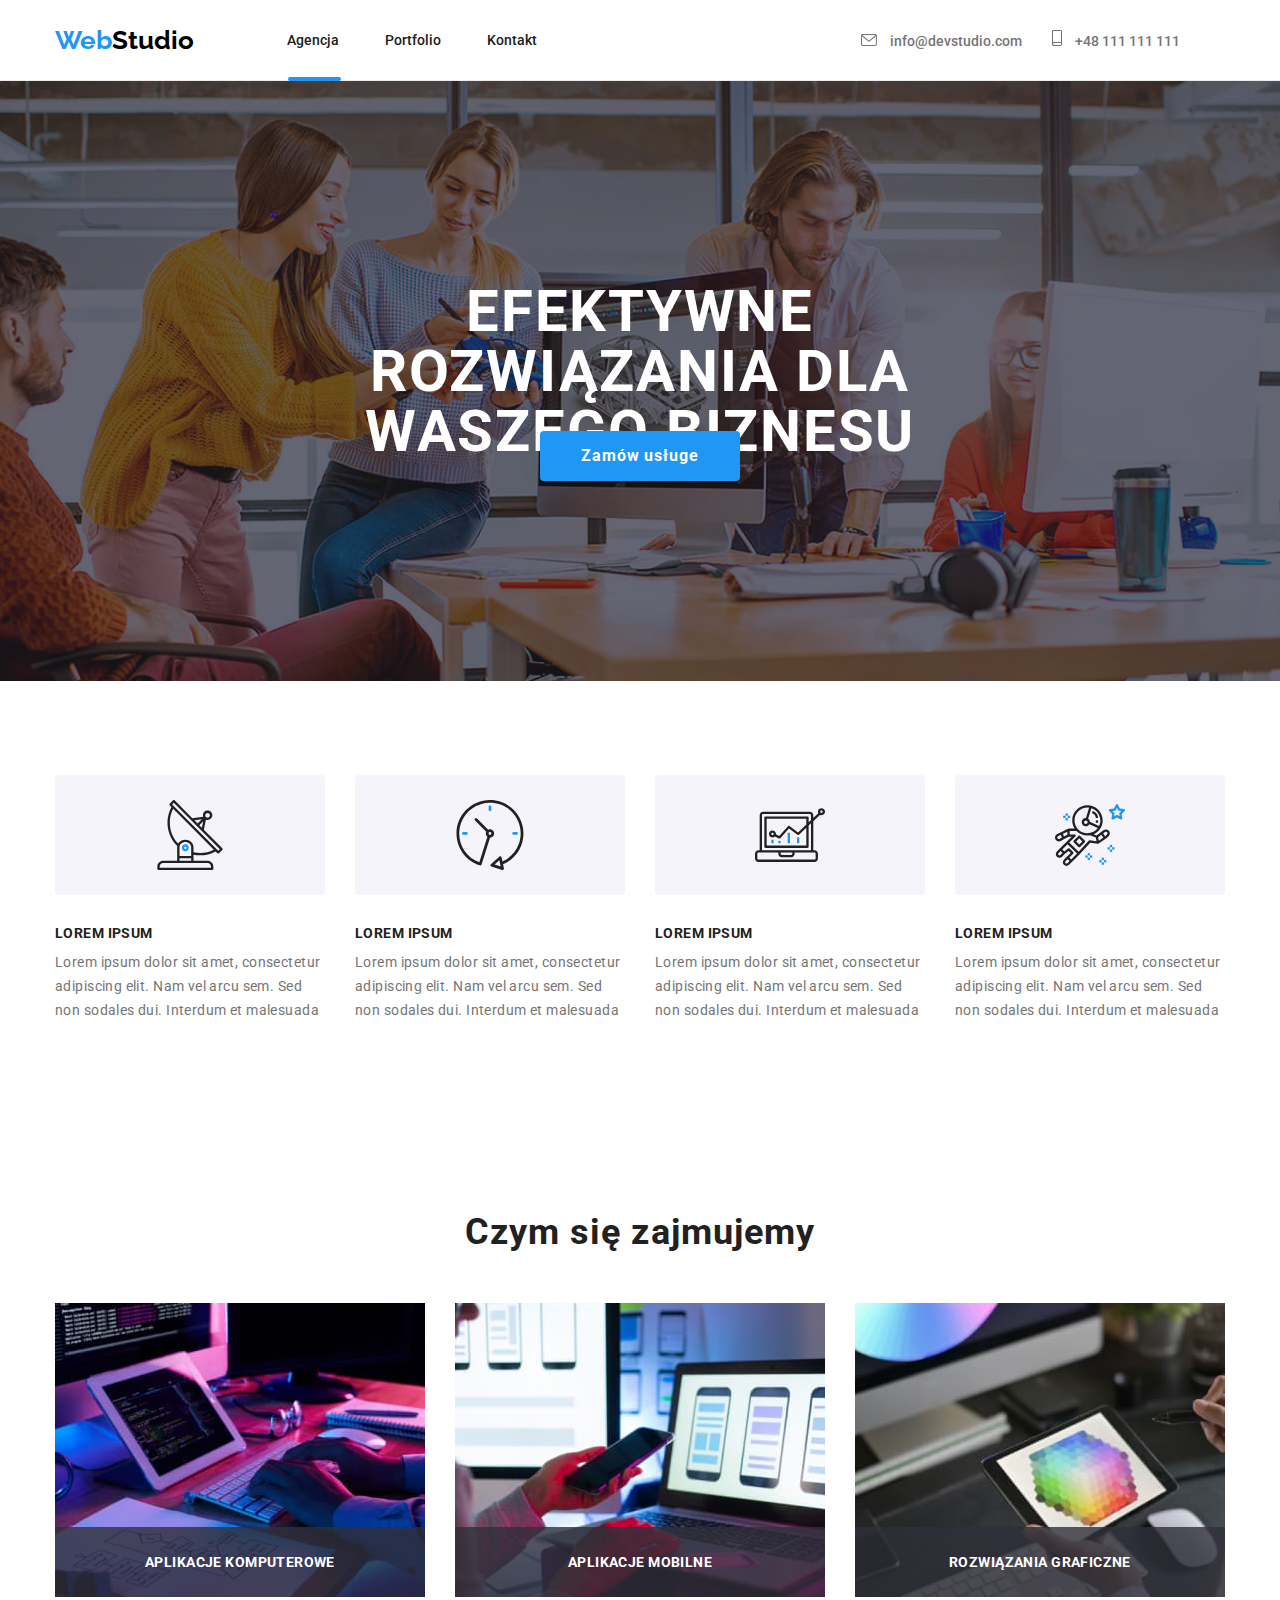
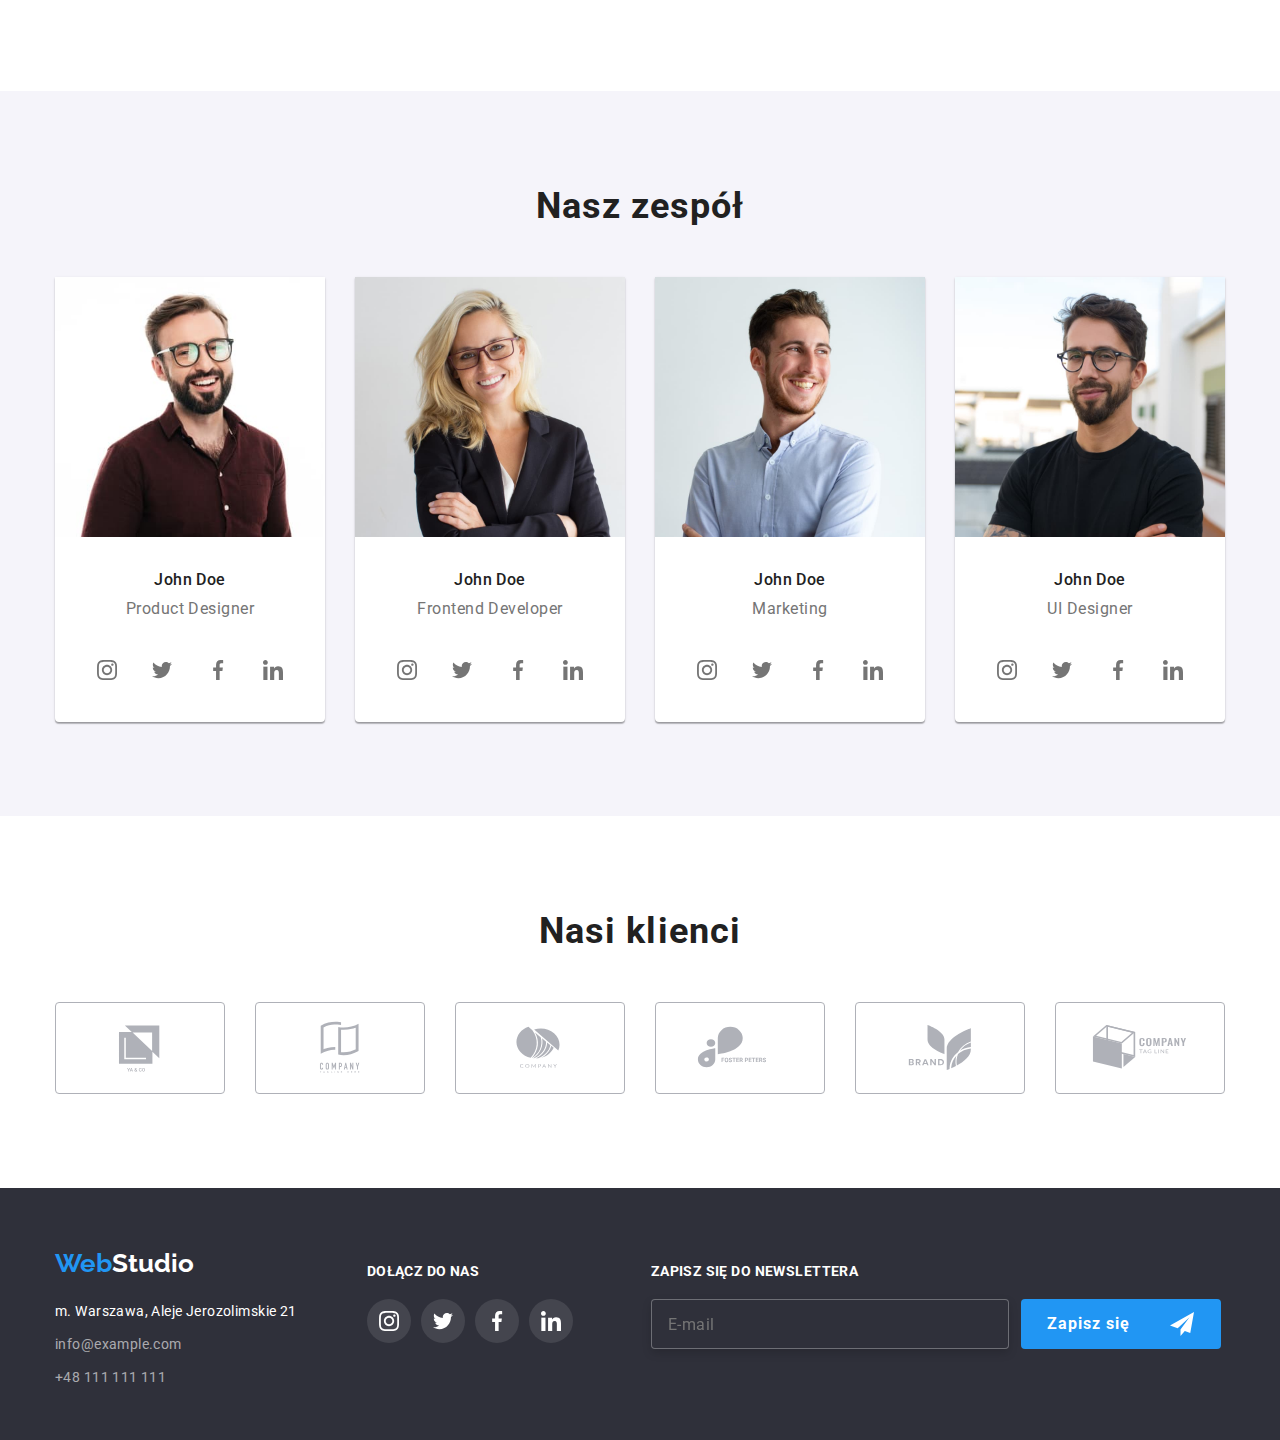
<file: index.html>
<!DOCTYPE html>
<html lang="en">
  <head>
    <meta charset="UTF-8" />
    <meta http-equiv="X-UA-Compatible" content="IE=edge" />
    <meta name="viewport" content="width=device-width, initial-scale=1.0" />
    <title>Main Page</title>
    <link rel="preconnect" href="https://fonts.googleapis.com" />
    <link rel="preconnect" href="https://fonts.gstatic.com" crossorigin />
    <link
      href="https://fonts.googleapis.com/css2?family=Open+Sans:wght@400;500;700;800&family=Raleway:wght@700&family=Roboto:wght@400;500;700;900&display=swap"
      rel="stylesheet"
    />
    <link
      rel="stylesheet"
      href="https://cdnjs.cloudflare.com/ajax/libs/modern-normalize/1.0.0/modern-normalize.min.css"
    />
    <link rel="stylesheet" href="css/styles.css" />
  </head>
  <body>
    <header>
      <div class="container">
        <div class="header">
          <!--Logo-->
          <a href="index.html" class="logo">Web<span>Studio</span></a>
          <!--Navbar-->
          <div class="contacts-nav">
            <nav class="nav-bar">
              <ul class="nav-list">
                <li>
                  <a href="index.html" class="nav-list-item index">Agencja</a>
                </li>
                <li>
                  <a href="portfolio.html" class="nav-list-item">Portfolio</a>
                </li>
                <li><a href="#" class="nav-list-item">Kontakt</a></li>
              </ul>
            </nav>

            <!--Contact-->
            <ul class="contacts">
              <li>
                <a href="mailto:info@devstudio.com" class="cont-list-item mail">
                  <svg class="cont-list-item-envelope" width="16" height="12">
                    <use href="images/icons.svg#icon-envelope"></use>
                  </svg>
                  info@devstudio.com</a
                >
              </li>
              <li>
                <a href="tel:+48111111111" class="cont-list-item tel"
                  ><svg
                    class="cont-list-item-smartphone"
                    width="10"
                    height="16"
                  >
                    <use href="images/icons.svg#icon-smartphone"></use>
                  </svg>
                  +48 111 111 111</a
                >
              </li>
            </ul>
          </div>
        </div>
      </div>
    </header>
    <main>
      <!--Hero section-->
      <section class="hero-section">
        <div class="hero">
          <div class="hero-header">
            <h1>EFEKTYWNE ROZWIĄZANIA DLA WASZEGO BIZNESU</h1>
          </div>
          <button type="button" class="hero-button" data-modal-open>
            Zamów usługe
          </button>
        </div>
      </section>
      <section class="articles">
        <div class="container">
          <!--our services-->
          <div class="our-services section">
            <ul class="our-services-list">
              <li class="our-services-list-item">
                <div class="backgroung-icon">
                  <svg class="our-services-icon" width="70" height="70">
                    <use href="images/icons.svg#icon-antenna-1"></use>
                  </svg>
                </div>
                <h3 class="our-services-title">LOREM IPSUM</h3>
                <p class="our-services-paragraph">
                  Lorem ipsum dolor sit amet, consectetur adipiscing elit. Nam
                  vel arcu sem. Sed non sodales dui. Interdum et malesuada
                </p>
              </li>
              <li class="our-services-list-item">
                <div class="backgroung-icon">
                  <svg class="our-services-icon" width="70" height="70">
                    <use href="images/icons.svg#icon-clock-1"></use>
                  </svg>
                </div>
                <h3 class="our-services-title">LOREM IPSUM</h3>
                <p class="our-services-paragraph">
                  Lorem ipsum dolor sit amet, consectetur adipiscing elit. Nam
                  vel arcu sem. Sed non sodales dui. Interdum et malesuada
                </p>
              </li>
              <li class="our-services-list-item">
                <div class="backgroung-icon">
                  <svg class="our-services-icon" width="70" height="70">
                    <use href="images/icons.svg#icon-diagram-1"></use>
                  </svg>
                </div>
                <h3 class="our-services-title">LOREM IPSUM</h3>
                <p class="our-services-paragraph">
                  Lorem ipsum dolor sit amet, consectetur adipiscing elit. Nam
                  vel arcu sem. Sed non sodales dui. Interdum et malesuada
                </p>
              </li>
              <li class="our-services-list-item">
                <div class="backgroung-icon">
                  <svg class="our-services-icon" width="70" height="70">
                    <use href="images/icons.svg#icon-astronaut-1"></use>
                  </svg>
                </div>
                <h3 class="our-services-title">LOREM IPSUM</h3>
                <p class="our-services-paragraph">
                  Lorem ipsum dolor sit amet, consectetur adipiscing elit. Nam
                  vel arcu sem. Sed non sodales dui. Interdum et malesuada
                </p>
              </li>
            </ul>
          </div>
        </div>
      </section>
      <!--what we do-->
      <section class="what-we-do">
        <div class="container">
          <section class="information section">
            <h2 class="info-title">Czym się zajmujemy</h2>
            <ul class="info-list">
              <li class="info-list-item">
                <img src="images/pc.jpg" alt="PC" width="370" height="294" />
                <div class="image-label">
                  <p>Aplikacje komputerowe</p>
                </div>
              </li>
              <li class="info-list-item">
                <img
                  src="images/mobile.jpg"
                  alt="Mobile"
                  width="370"
                  height="294"
                />
                <div class="image-label">
                  <p>Aplikacje mobilne</p>
                </div>
              </li>
              <li class="info-list-item">
                <img
                  src="images/tablet.jpg"
                  alt="Tablet"
                  width="370"
                  height="294"
                />
                <div class="image-label">
                  <p>Rozwiązania graficzne</p>
                </div>
              </li>
            </ul>
          </section>
        </div>
      </section>
      <!--Our team-->
      <section class="our-team section">
        <div class="container">
          <h2 class="our-team-title">Nasz zespół</h2>
          <ul class="our-team-list">
            <li class="our-team-list-item">
              <img
                src="images/img-3.jpg"
                alt="John Doe"
                width="270"
                height="260"
              />
              <h3 class="our-team-name">John Doe</h3>
              <p class="our-team-position">Product Designer</p>
              <ul class="our-team-social-list">
                <li class="social-list-item">
                  <a class="social-link" href="#">
                    <svg class="social-list-icon" width="20" height="20">
                      <use href="images/icons.svg#icon-instagram-2"></use>
                    </svg>
                  </a>
                </li>
                <li class="social-list-item">
                  <a class="social-link" href="#">
                    <svg class="social-list-icon" width="20" height="20">
                      <use href="images/icons.svg#icon-twitter-1"></use>
                    </svg>
                  </a>
                </li>
                <li class="social-list-item">
                  <a class="social-link" href="#">
                    <svg class="social-list-icon" width="20" height="20">
                      <use href="images/icons.svg#icon-facebook-1"></use>
                    </svg>
                  </a>
                </li>
                <li class="social-list-item">
                  <a class="social-link" href="#">
                    <svg class="social-list-icon" width="20" height="20">
                      <use href="images/icons.svg#icon-linkedin-1"></use>
                    </svg>
                  </a>
                </li>
              </ul>
            </li>
            <li class="our-team-list-item">
              <img
                src="images/img-2.jpg"
                alt="John Doe"
                width="270"
                height="260"
              />
              <h3 class="our-team-name">John Doe</h3>
              <p class="our-team-position">Frontend Developer</p>
              <ul class="our-team-social-list">
                <li class="social-list-item">
                  <a class="social-link" href="#">
                    <svg class="social-list-icon" width="20" height="20">
                      <use href="images/icons.svg#icon-instagram-2"></use>
                    </svg>
                  </a>
                </li>
                <li class="social-list-item">
                  <a class="social-link" href="#">
                    <svg class="social-list-icon" width="20" height="20">
                      <use href="images/icons.svg#icon-twitter-1"></use>
                    </svg>
                  </a>
                </li>
                <li class="social-list-item">
                  <a class="social-link" href="#">
                    <svg class="social-list-icon" width="20" height="20">
                      <use href="images/icons.svg#icon-facebook-1"></use>
                    </svg>
                  </a>
                </li>
                <li class="social-list-item">
                  <a class="social-link" href="#">
                    <svg class="social-list-icon" width="20" height="20">
                      <use href="images/icons.svg#icon-linkedin-1"></use>
                    </svg>
                  </a>
                </li>
              </ul>
            </li>
            <li class="our-team-list-item">
              <img
                src="images/img-1.jpg"
                alt="John Doe"
                width="270"
                height="260"
              />
              <h3 class="our-team-name">John Doe</h3>
              <p class="our-team-position">Marketing</p>
              <ul class="our-team-social-list">
                <li class="social-list-item">
                  <a class="social-link" href="#">
                    <svg class="social-list-icon" width="20" height="20">
                      <use href="images/icons.svg#icon-instagram-2"></use>
                    </svg>
                  </a>
                </li>
                <li class="social-list-item">
                  <a class="social-link" href="#">
                    <svg class="social-list-icon" width="20" height="20">
                      <use href="images/icons.svg#icon-twitter-1"></use>
                    </svg>
                  </a>
                </li>
                <li class="social-list-item">
                  <a class="social-link" href="#">
                    <svg class="social-list-icon" width="20" height="20">
                      <use href="images/icons.svg#icon-facebook-1"></use>
                    </svg>
                  </a>
                </li>
                <li class="social-list-item">
                  <a class="social-link" href="#">
                    <svg class="social-list-icon" width="20" height="20">
                      <use href="images/icons.svg#icon-linkedin-1"></use>
                    </svg>
                  </a>
                </li>
              </ul>
            </li>
            <li class="our-team-list-item">
              <img
                src="images/img.jpg"
                alt="John Doe"
                width="270"
                height="260"
              />
              <h3 class="our-team-name">John Doe</h3>
              <p class="our-team-position">UI Designer</p>
              <ul class="our-team-social-list">
                <li class="social-list-item">
                  <a class="social-link" href="#">
                    <svg class="social-list-icon" width="20" height="20">
                      <use href="images/icons.svg#icon-instagram-2"></use>
                    </svg>
                  </a>
                </li>
                <li class="social-list-item">
                  <a class="social-link" href="#">
                    <svg class="social-list-icon" width="20" height="20">
                      <use href="images/icons.svg#icon-twitter-1"></use>
                    </svg>
                  </a>
                </li>
                <li class="social-list-item">
                  <a class="social-link" href="#">
                    <svg class="social-list-icon" width="20" height="20">
                      <use href="images/icons.svg#icon-facebook-1"></use>
                    </svg>
                  </a>
                </li>
                <li class="social-list-item">
                  <a class="social-link" href="#">
                    <svg class="social-list-icon" width="20" height="20">
                      <use href="images/icons.svg#icon-linkedin-1"></use>
                    </svg>
                  </a>
                </li>
              </ul>
            </li>
          </ul>
        </div>
      </section>
      <!-- Our clients -->
      <section class="our-clients section">
        <div class="container">
          <h2 class="our-clients-title">Nasi klienci</h2>
          <ul class="our-clients-list">
            <li class="our-clients-list-item">
              <a href="#" class="our-clients-link">
                <svg class="our-clients-icon" width="106" height="60">
                  <use href="images/icons.svg#icon-Logo"></use>
                </svg>
              </a>
            </li>
            <li class="our-clients-list-item">
              <a href="#" class="our-clients-link">
                <svg class="our-clients-icon" width="106" height="60">
                  <use href="images/icons.svg#icon-Logo1"></use>
                </svg>
              </a>
            </li>
            <li class="our-clients-list-item">
              <a href="#" class="our-clients-link">
                <svg class="our-clients-icon" width="106" height="60">
                  <use href="images/icons.svg#icon-Logo2"></use>
                </svg>
              </a>
            </li>
            <li class="our-clients-list-item">
              <a href="#" class="our-clients-link">
                <svg class="our-clients-icon" width="106" height="60">
                  <use href="images/icons.svg#icon-Logo3"></use>
                </svg>
              </a>
            </li>
            <li class="our-clients-list-item">
              <a href="#" class="our-clients-link">
                <svg class="our-clients-icon" width="106" height="60">
                  <use href="images/icons.svg#icon-Logo4"></use>
                </svg>
              </a>
            </li>
            <li class="our-clients-list-item">
              <a href="#" class="our-clients-link">
                <svg class="our-clients-icon" width="106" height="60">
                  <use href="images/icons.svg#icon-Logo5"></use>
                </svg>
              </a>
            </li>
          </ul>
        </div>
      </section>
    </main>
    <footer class="footer-contacts">
      <div class="container">
        <div class="footer">
          <div class="address">
            <!--Footer logo-->
            <a href="index.html" class="footer-logo">Web<span>Studio</span></a>
            <!--Address-->
            <address>
              <ul class="footer-contacts-list">
                <li class="footer-address">
                  m. Warszawa, Aleje Jerozolimskie 21
                </li>
                <li class="footer-contacts-list-item">
                  <a href="mailto:info@example.com" class="footer-mail-tel"
                    >info@example.com</a
                  >
                </li>
                <li class="footer-contacts-list-item">
                  <a href="tel:+48111111111" class="footer-mail-tel"
                    >+48 111 111 111</a
                  >
                </li>
              </ul>
            </address>
          </div>
          <!-- Join us section -->
          <div class="join-us">
            <h3 class="join-us-title">Dołącz do nas</h3>
            <ul class="our-team-social-list join-us-social-list">
              <li class="join-us-list-item">
                <a class="social-link join-us-link" href="#">
                  <svg
                    class="social-list-icon join-us-icon"
                    width="20"
                    height="20"
                  >
                    <use href="images/icons.svg#icon-instagram-2"></use>
                  </svg>
                </a>
              </li>
              <li class="join-us-list-item">
                <a class="social-link join-us-link" href="#">
                  <svg
                    class="social-list-icon join-us-icon"
                    width="20"
                    height="20"
                  >
                    <use href="images/icons.svg#icon-twitter-1"></use>
                  </svg>
                </a>
              </li>
              <li class="join-us-list-item">
                <a class="social-link join-us-link" href="#">
                  <svg
                    class="social-list-icon join-us-icon"
                    width="20"
                    height="20"
                  >
                    <use href="images/icons.svg#icon-facebook-1"></use>
                  </svg>
                </a>
              </li>
              <li class="join-us-list-item">
                <a class="social-link join-us-link" href="#">
                  <svg
                    class="social-list-icon join-us-icon"
                    width="20"
                    height="20"
                  >
                    <use href="images/icons.svg#icon-linkedin-1"></use>
                  </svg>
                </a>
              </li>
            </ul>
          </div>
          <div class="subscribe">
            <form class="subscribe-form">
              <p class="subscribe-header">Zapisz się do newslettera</p>
              <div class="subscribe-input">
                <input
                  type="email"
                  name="email"
                  class="email-input"
                  placeholder="E-mail"
                  id=""
                />
                <button type="submit" class="subscribe-btn">
                  Zapisz się
                  <svg class="subscribe-btn-icon" width="24" height="24">
                    <path
                      d="M24 0L0 13.5L7.66994 16.3407L19.5 5.25002L10.5017 17.3896L10.509 17.3923L10.5 17.3896V24.0001L14.8013 18.982L20.2501 21.0001L24 0Z"
                    />
                  </svg>
                </button>
              </div>
            </form>
          </div>
        </div>
      </div>
    </footer>
    <!-- MODAL -->
    <div class="backdrop is-hidden" data-modal>
      <div class="modal">
        <button type="button" class="close-button" data-modal-close>
          &#215;
        </button>
        <div class="forms">
          <form class="modal_form">
            <p class="form-header">Zostaw swoje dane w formularzu poniżej</p>
            <label for="user-name" class="modal_form-label">Imię</label>
            <div class="modal_form-input">
              <svg class="modal_form-icon">
                <use href="./images/InlineSprite.svg#person" />
              </svg>
              <input
                type="text"
                name="username"
                class="modal_form-input-text"
                id="user-name"
                required
              />
            </div>

            <label for="phone" class="modal_form-label">Telefon</label>
            <div class="modal_form-input">
              <svg class="modal_form-icon">
                <use href="./images/InlineSprite.svg#phone" />
              </svg>
              <input
                type="tel"
                name="phone"
                class="modal_form-input-text"
                id="phone"
                required
              />
            </div>

            <label for="email" class="modal_form-label">Email</label>
            <div class="modal_form-input">
              <svg class="modal_form-icon">
                <use href="./images/InlineSprite.svg#email" />
              </svg>
              <input
                type="email"
                name="email"
                class="modal_form-input-text"
                id="email"
                required
              />
            </div>

            <label for="comment" class="modal_form-label">Komentarz</label>
            <textarea
              name="comment"
              class="modal_form-input-text modal_form-textarea"
              id="comment"
              placeholder="Wprowadź tekst"
            ></textarea>
            <div class="checkbox">
              <input
                id="accept"
                type="checkbox"
                name="accept"
                class="modal_form-regulations-checkbox"
                required
              />
              <label for="accept" class="modal_form-regulations">
                <span class="modal_form-regulations-text"
                  >Oświadczam, iż akceptuję
                  <a href="#" class="modal_form-regulations-link">Regulamin</a>
                  i
                  <a href="#" class="modal_form-regulations-link"
                    >Politykę Prywatności.</a
                  >
                </span>
              </label>
            </div>

            <button class="btn-blue modal-btn-submit" type="submit">
              Wyślij
            </button>
          </form>
        </div>
      </div>
    </div>
    <script src="js/modal.js"></script>
  </body>
</html>
</file>
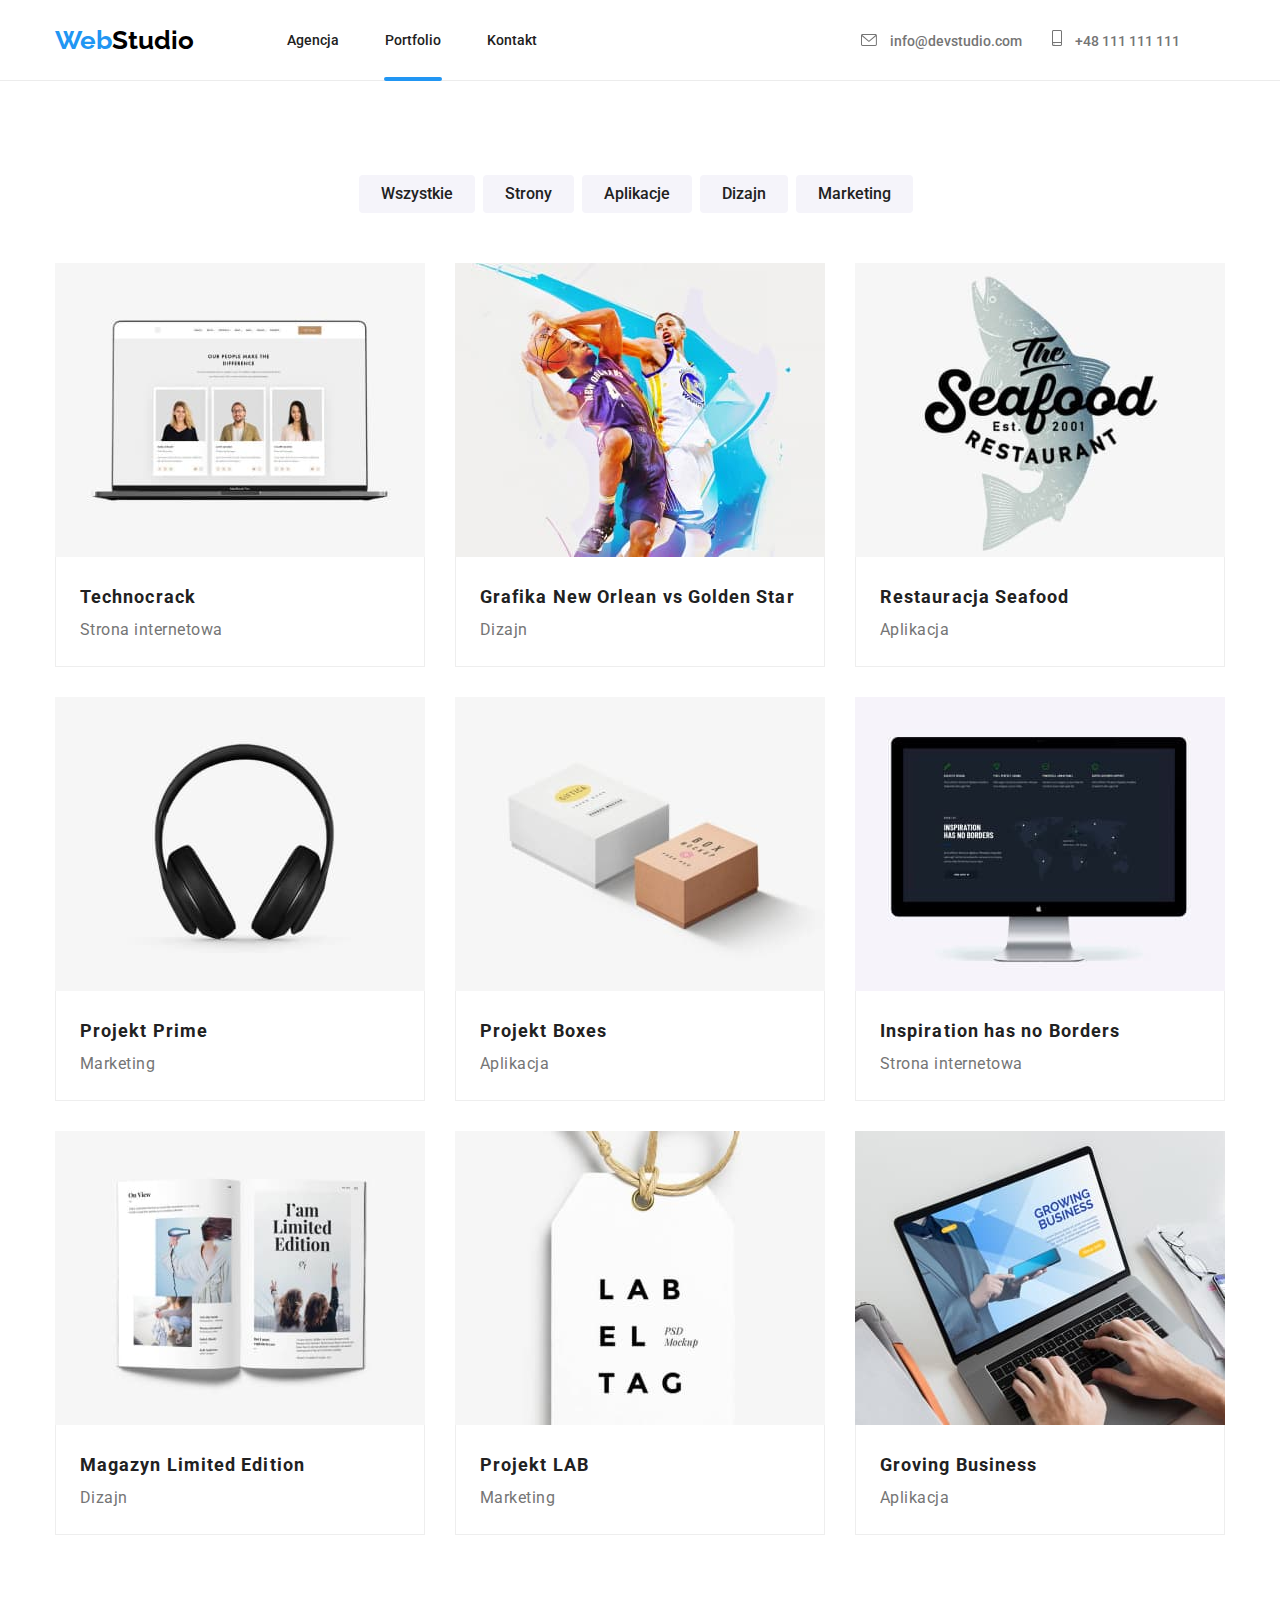
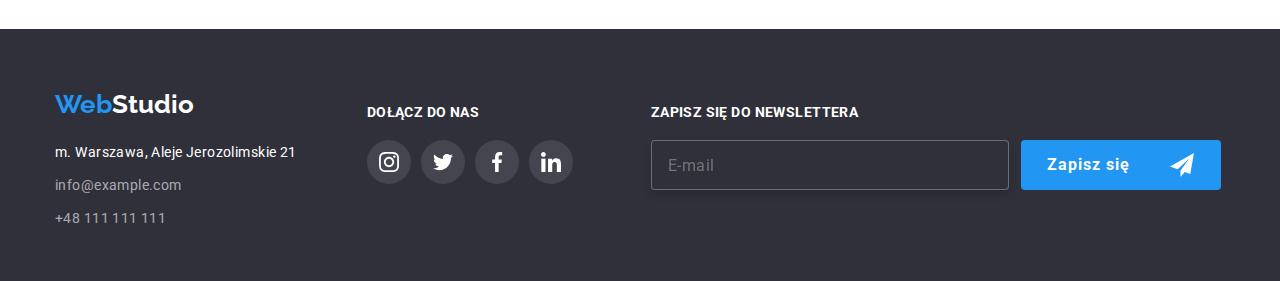
<file: portfolio.html>
<!DOCTYPE html>
<html lang="en">
  <head>
    <meta charset="UTF-8" />
    <meta http-equiv="X-UA-Compatible" content="IE=edge" />
    <meta name="viewport" content="width=device-width, initial-scale=1.0" />
    <title>Portfolio</title>
    <link rel="preconnect" href="https://fonts.googleapis.com" />
    <link rel="preconnect" href="https://fonts.gstatic.com" crossorigin />
    <link
      href="https://fonts.googleapis.com/css2?family=Open+Sans:wght@400;500;700;800&family=Raleway:wght@700&family=Roboto:wght@400;500;700;900&display=swap"
      rel="stylesheet"
    />
    <link
      rel="stylesheet"
      href="https://cdnjs.cloudflare.com/ajax/libs/modern-normalize/1.0.0/modern-normalize.min.css"
    />
    <link rel="stylesheet" href="css/styles.css" />
  </head>
  <body>
    <header>
      <div class="container">
        <div class="header">
          <!--Logo-->
          <a href="index.html" class="logo">Web<span>Studio</span></a>
          <!--Navbar-->
          <nav class="nav-bar">
            <ul class="nav-list">
              <li><a href="index.html" class="nav-list-item">Agencja</a></li>
              <li>
                <a href="portfolio.html" class="nav-list-item portfolio"
                  >Portfolio</a
                >
              </li>
              <li><a href="#" class="nav-list-item">Kontakt</a></li>
            </ul>
          </nav>
          <!--Contact-->
          <ul class="contacts">
            <li>
              <a href="mailto:info@devstudio.com" class="cont-list-item mail">
                <svg class="cont-list-item-envelope" width="16" height="12">
                  <use href="images/icons.svg#icon-envelope"></use>
                </svg>
                info@devstudio.com</a
              >
            </li>
            <li>
              <a href="tel:+48111111111" class="cont-list-item tel"
                ><svg class="cont-list-item-smartphone" width="10" height="16">
                  <use href="images/icons.svg#icon-smartphone"></use>
                </svg>
                +48 111 111 111</a
              >
            </li>
          </ul>
        </div>
      </div>
    </header>
    <main>
      <!-- Portfolio -->
      <!-- Filters -->
      <div class="section">
        <section class="filters">
          <div class="container">
            <ul class="filters-list">
              <li class="filters-list-item">
                <button type="button" class="filters-button">Wszystkie</button>
              </li>
              <li class="filters-list-item">
                <button type="button" class="filters-button">Strony</button>
              </li>
              <li class="filters-list-item">
                <button type="button" class="filters-button">Aplikacje</button>
              </li>
              <li class="filters-list-item">
                <button type="button" class="filters-button">Dizajn</button>
              </li>
              <li class="filters-list-item">
                <button type="button" class="filters-button">Marketing</button>
              </li>
            </ul>
          </div>
        </section>
        <!-- Pojects  -->
        <section class="projects">
          <div class="container">
            <ul class="projects-list">
              <li class="projects-list-item">
                <div class="frame">
                  <img src="images/ptf_img.jpg" alt="Technocrack" width="370" />
                  <div class="overlay">
                    <p class="overlay-text">
                      Technocrack jest popularną platformą wykorzystywaną do
                      rozpowszechniania koronawirusa. Firmy wykorzystują tę
                      platformę do celów szpiegowskich i ataków na
                      niezabezpieczone serwery konkurencji
                    </p>
                  </div>
                </div>
                <div class="border">
                  <h3>Technocrack</h3>
                  <p>Strona internetowa</p>
                </div>
              </li>
              <li class="projects-list-item">
                <div class="frame">
                  <img
                    src="images/ptf_img_1.jpg"
                    alt="Grafika New Orlean vs Golden Star"
                    width="370"
                  />
                  <div class="overlay">
                    <p class="overlay-text">
                      Technocrack jest popularną platformą wykorzystywaną do
                      rozpowszechniania koronawirusa. Firmy wykorzystują tę
                      platformę do celów szpiegowskich i ataków na
                      niezabezpieczone serwery konkurencji
                    </p>
                  </div>
                </div>
                <div class="border">
                  <h3>Grafika New Orlean vs Golden Star</h3>
                  <p>Dizajn</p>
                </div>
              </li>
              <li class="projects-list-item">
                <div class="frame">
                  <img
                    src="images/ptf_img_2.jpg"
                    alt="Restauracja Seafood"
                    width="370"
                  />
                  <div class="overlay">
                    <p class="overlay-text">
                      Technocrack jest popularną platformą wykorzystywaną do
                      rozpowszechniania koronawirusa. Firmy wykorzystują tę
                      platformę do celów szpiegowskich i ataków na
                      niezabezpieczone serwery konkurencji
                    </p>
                  </div>
                </div>
                <div class="border">
                  <h3>Restauracja Seafood</h3>
                  <p>Aplikacja</p>
                </div>
              </li>
              <li class="projects-list-item">
                <div class="frame">
                  <img
                    src="images/ptf_img_3.jpg"
                    alt="Projekt Prime"
                    width="370"
                  />
                  <div class="overlay">
                    <p class="overlay-text">
                      Technocrack jest popularną platformą wykorzystywaną do
                      rozpowszechniania koronawirusa. Firmy wykorzystują tę
                      platformę do celów szpiegowskich i ataków na
                      niezabezpieczone serwery konkurencji
                    </p>
                  </div>
                </div>
                <div class="border">
                  <h3>Projekt Prime</h3>
                  <p>Marketing</p>
                </div>
              </li>
              <li class="projects-list-item">
                <div class="frame">
                  <img
                    src="images/ptf_img_4.jpg"
                    alt="Projekt Boxes"
                    width="370"
                  />
                  <div class="overlay">
                    <p class="overlay-text">
                      Technocrack jest popularną platformą wykorzystywaną do
                      rozpowszechniania koronawirusa. Firmy wykorzystują tę
                      platformę do celów szpiegowskich i ataków na
                      niezabezpieczone serwery konkurencji
                    </p>
                  </div>
                </div>
                <div class="border">
                  <h3>Projekt Boxes</h3>
                  <p>Aplikacja</p>
                </div>
              </li>
              <li class="projects-list-item">
                <div class="frame">
                  <img
                    src="images/ptf_img_5.jpg"
                    alt="Inspiration has no Borders"
                    width="370"
                  />
                  <div class="overlay">
                    <p class="overlay-text">
                      Technocrack jest popularną platformą wykorzystywaną do
                      rozpowszechniania koronawirusa. Firmy wykorzystują tę
                      platformę do celów szpiegowskich i ataków na
                      niezabezpieczone serwery konkurencji
                    </p>
                  </div>
                </div>
                <div class="border">
                  <h3>Inspiration has no Borders</h3>
                  <p>Strona internetowa</p>
                </div>
              </li>
              <li class="projects-list-item">
                <div class="frame">
                  <img
                    src="images/ptf_img_6.jpg"
                    alt="Magazyn Limited Edition"
                    width="370"
                  />
                  <div class="overlay">
                    <p class="overlay-text">
                      Technocrack jest popularną platformą wykorzystywaną do
                      rozpowszechniania koronawirusa. Firmy wykorzystują tę
                      platformę do celów szpiegowskich i ataków na
                      niezabezpieczone serwery konkurencji
                    </p>
                  </div>
                </div>
                <div class="border">
                  <h3>Magazyn Limited Edition</h3>
                  <p>Dizajn</p>
                </div>
              </li>
              <li class="projects-list-item">
                <div class="frame">
                  <img
                    src="images/ptf_img_7.jpg"
                    alt="Projekt LAB"
                    width="370"
                  />
                  <div class="overlay">
                    <p class="overlay-text">
                      Technocrack jest popularną platformą wykorzystywaną do
                      rozpowszechniania koronawirusa. Firmy wykorzystują tę
                      platformę do celów szpiegowskich i ataków na
                      niezabezpieczone serwery konkurencji
                    </p>
                  </div>
                </div>
                <div class="border">
                  <h3>Projekt LAB</h3>
                  <p>Marketing</p>
                </div>
              </li>
              <li class="projects-list-item">
                <div class="frame">
                  <img
                    src="images/ptf_img_8.jpg"
                    alt="Groving Business"
                    width="370"
                  />
                  <div class="overlay">
                    <p class="overlay-text">
                      Technocrack jest popularną platformą wykorzystywaną do
                      rozpowszechniania koronawirusa. Firmy wykorzystują tę
                      platformę do celów szpiegowskich i ataków na
                      niezabezpieczone serwery konkurencji
                    </p>
                  </div>
                </div>
                <div class="border">
                  <h3>Groving Business</h3>
                  <p>Aplikacja</p>
                </div>
              </li>
            </ul>
          </div>
        </section>
      </div>
    </main>
    <footer class="footer-contacts">
      <div class="container">
        <div class="footer">
          <div class="address">
            <!--Footer logo-->
            <a href="index.html" class="footer-logo">Web<span>Studio</span></a>
            <!--Address-->
            <address>
              <ul class="footer-contacts-list">
                <li class="footer-address">
                  m. Warszawa, Aleje Jerozolimskie 21
                </li>
                <li class="footer-contacts-list-item">
                  <a href="mailto:info@example.com" class="footer-mail-tel"
                    >info@example.com</a
                  >
                </li>
                <li class="footer-contacts-list-item">
                  <a href="tel:+48111111111" class="footer-mail-tel"
                    >+48 111 111 111</a
                  >
                </li>
              </ul>
            </address>
          </div>
          <!-- Join us section -->
          <div class="join-us">
            <h3 class="join-us-title">Dołącz do nas</h3>
            <ul class="our-team-social-list join-us-social-list">
              <li class="join-us-list-item">
                <a class="social-link join-us-link" href="#">
                  <svg
                    class="social-list-icon join-us-icon"
                    width="20"
                    height="20"
                  >
                    <use href="images/icons.svg#icon-instagram-2"></use>
                  </svg>
                </a>
              </li>
              <li class="join-us-list-item">
                <a class="social-link join-us-link" href="#">
                  <svg
                    class="social-list-icon join-us-icon"
                    width="20"
                    height="20"
                  >
                    <use href="images/icons.svg#icon-twitter-1"></use>
                  </svg>
                </a>
              </li>
              <li class="join-us-list-item">
                <a class="social-link join-us-link" href="#">
                  <svg
                    class="social-list-icon join-us-icon"
                    width="20"
                    height="20"
                  >
                    <use href="images/icons.svg#icon-facebook-1"></use>
                  </svg>
                </a>
              </li>
              <li class="join-us-list-item">
                <a class="social-link join-us-link" href="#">
                  <svg
                    class="social-list-icon join-us-icon"
                    width="20"
                    height="20"
                  >
                    <use href="images/icons.svg#icon-linkedin-1"></use>
                  </svg>
                </a>
              </li>
            </ul>
          </div>
          <div class="subscribe">
            <form class="subscribe-form">
              <p class="subscribe-header">Zapisz się do newslettera</p>
              <div class="subscribe-input">
                <input
                  type="email"
                  name="email"
                  class="email-input"
                  placeholder="E-mail"
                  id=""
                />
                <button type="submit" class="subscribe-btn">
                  Zapisz się
                  <svg class="subscribe-btn-icon" width="24" height="24">
                    <path
                      d="M24 0L0 13.5L7.66994 16.3407L19.5 5.25002L10.5017 17.3896L10.509 17.3923L10.5 17.3896V24.0001L14.8013 18.982L20.2501 21.0001L24 0Z"
                    />
                  </svg>
                </button>
              </div>
            </form>
          </div>
        </div>
      </div>
    </footer>
  </body>
</html>
</file>
<file: css/styles.css>
:root {
  --main-font: 'Roboto', sans-serif;
  --second-font: 'Raleway', sans-serif;
  --headline-color: #212121;
  --paragraph-color: #757575;
  --hover-color: #2196f3;
  --background-color: #e5e5e5;
}

body {
  font-size: 14px;
  font-family: var(--main-font), 'Open Sans', sans-serif;
  color: #212121;
  background: #ffffff;
}
.container {
  width: 1200px;
  padding: 0 15px;
  margin: 0 auto;
}
.section {
  padding-top: 94px;
  padding-bottom: 94px;
}
h1,
h2,
h3,
p,
ul,
li {
  margin: 0 0;
  list-style: none;
}
ul {
  padding: 0;
}
header {
  border-bottom: 1px solid #ececec;
}
.header {
  display: flex;
  align-items: center;
  justify-content: start;
  height: 80px;
}
.nav-bar {
  display: flex;
  flex-direction: row;
  align-items: center;
  justify-content: start;
  margin-right: 324px;
}
.contacts-nav {
  display: flex;
  flex-direction: row;
  align-items: center;
  justify-content: end;
}
.contacts li:not(:last-child) {
  margin-right: 30px;
  flex-wrap: nowrap;
}
/* nav */
.nav-list {
  text-decoration: none;
  list-style-type: none;
  display: flex;
  flex-direction: row;
}
.nav-list > li {
  position: relative;
}
.nav-list li:not(:last-child) {
  margin-right: 46px;
}
.nav-list-item {
  font-family: var(--main-font);
  font-weight: 500;
  font-size: 14px;
  line-height: 1.142;
  color: #212121;
  text-decoration: none;
  transition: color 250ms cubic-bezier(0.4, 0, 0.2, 1);
}
.nav-list-item:hover {
  color: var(--hover-color);
}

.index::after {
  content: '';
  position: absolute;
  width: 53px;
  height: 4px;
  bottom: -33px;
  left: 1px;
  background: #2196f3;
  border-radius: 2px;
}

.portfolio::after {
  content: '';
  position: absolute;
  width: 58px;
  height: 4px;
  bottom: -33px;
  left: -1px;
  background: #2196f3;
  border-radius: 2px;
}
/* contacts */
.contacts {
  text-decoration: none;
  display: flex;
  flex-direction: row;
  align-items: baseline;
  list-style-type: none;
}

.cont-list-item {
  font-family: var(--main-font);
  font-weight: 500;
  font-size: 14px;
  line-height: 1.142;
  color: #757575;
  text-decoration: none;
  transition: color 250ms cubic-bezier(0.4, 0, 0.2, 1);
}

.cont-list-item-envelope,
.cont-list-item-smartphone {
  margin-right: 10px;
  fill: #757575;
  transition: fill 250ms cubic-bezier(0.4, 0, 0.2, 1);
}

.mail:hover > .cont-list-item-envelope,
.tel:hover > .cont-list-item-smartphone {
  fill: var(--hover-color);
}
.mail:hover,
.tel:hover {
  color: var(--hover-color);
}

/* logo */
.logo {
  font-family: var(--second-font);
  font-weight: 700;
  font-size: 26px;
  line-height: 1.19;
  text-decoration: none;
  color: var(--hover-color);
  margin-right: 93px;
}
.logo span {
  color: #000000;
}

/* main */
/* filters */
.filters {
  padding-bottom: 50px;
}
.filters-list {
  display: flex;
  flex-direction: row;
  list-style-type: none;
  justify-content: center;
}
.filters-list-item {
  margin-right: 8px;
  margin-left: 0;
}

.filters-button {
  font-family: var(--main-font);
  font-weight: 500;
  font-size: 16px;
  line-height: 1.625;
  text-align: center;
  color: var(--headline-color);
  border-radius: 4px;
  border-color: #f5f4fa;
  background-color: #f5f4fa;
  border: none;
  cursor: pointer;
  padding: 6px 22px;
  transition: all 250ms cubic-bezier(0.4, 0, 0.2, 1);
  transition-property: color, background-color, box-shadow;
}
.filters-button:hover,
.filters-button:focus {
  color: #ffffff;
  background-color: var(--hover-color);
  box-shadow: 0px 2px 2px 0px #0000001f;

  box-shadow: 0px 1px 2px 0px #00000014;

  box-shadow: 0px 3px 1px 0px #0000001a;
}
/* Projects */
.projects-list {
  list-style-type: none;
  display: flex;
  flex-direction: row;
  flex-wrap: wrap;
  margin-left: -30px;
  margin-bottom: -30px;
}
.projects-list-item {
  width: 370px;
  height: 404px;
  margin-left: 30px;
  margin-bottom: 30px;
  flex-basis: calc(100% / 3 - 30px);
  cursor: pointer;
  transition: box-shadow 250ms cubic-bezier(0.4, 0, 0.2, 1);
}
.projects-list-item:hover {
  box-shadow: 0px 1px 1px rgba(0, 0, 0, 0.12), 0px 4px 4px rgba(0, 0, 0, 0.06),
    1px 4px 6px rgba(0, 0, 0, 0.16);
}
.projects-list-item img {
  display: block;
}
.frame {
  width: 370px;
  height: 294px;
  overflow: hidden;
}
.overlay {
  padding: 49px 45px 49px 24px;
  width: 100%;
  height: 100%;
  background-color: rgba(33, 150, 243, 0.9);
  transform: translateY(0);
  transition: transform 250ms cubic-bezier(0.4, 0, 0.2, 1);
}
.overlay > .overlay-text {
  text-align: start;
  font-family: 'Roboto';
  font-style: normal;
  font-weight: 400;
  font-size: 18px;
  line-height: 28px;
  letter-spacing: 0.03em;

  color: #ffffff;
}
.projects-list-item:hover .overlay {
  transform: translateY(-100%);
}
.border {
  border-right: 1px solid #eeeeee;
  border-bottom: 1px solid #eeeeee;
  border-left: 1px solid #eeeeee;
  width: 370px;
  height: 110px;
  display: flex;
  flex-direction: column;
  align-items: flex-start;
  justify-content: center;
}

.projects-list-item h3 {
  font-weight: bold;
  font-size: 18px;
  line-height: 2em;
  letter-spacing: 0.06em;
  color: var(--headline-color);
  margin-left: 24px;
}
.projects-list-item p {
  font-weight: normal;
  font-size: 16px;
  line-height: 1.875em;
  letter-spacing: 0.03em;
  color: var(--paragraph-color);
  margin-left: 24px;
}
/* Footer */

.footer-logo {
  font-family: var(--second-font);
  font-weight: 700;
  font-size: 26px;
  line-height: 1.19;
  text-decoration: none;
  color: var(--hover-color);
}
.footer-logo span {
  color: #ffffff;
}
.footer-contacts {
  background: #2f303a;
  height: 252px;
  padding-top: 60px;
}
.footer-contacts-list {
  list-style-type: none;
  margin-top: 20px;
}
.footer-address {
  font-weight: normal;
  font-size: 14px;
  line-height: 1.714em;
  letter-spacing: 0.03em;
  color: #ffffff;
}
.footer-mail-tel {
  font-weight: normal;
  font-size: 14px;
  line-height: 24px;
  letter-spacing: 0.03em;
  color: rgba(255, 255, 255, 0.6);
}
.footer-address,
.footer-mail-tel {
  font-style: normal;
  text-decoration: none;
}
.footer-address,
.footer-contacts-list-item {
  margin-bottom: 9px;
}
.footer {
  display: flex;
  flex-direction: row;
  justify-content: start;
}
.address {
  margin-right: 70px;
}
.subscribe-header {
  font-family: 'Roboto';
  font-style: normal;
  font-weight: 700;
  font-size: 14px;
  line-height: 16px;
  letter-spacing: 0.03em;
  margin-bottom: 20px;
  margin-top: 15px;
  text-transform: uppercase;
  color: #ffffff;
}
.subscribe-input {
  display: flex;
  flex-direction: row;
  align-items: center;
}
.email-input {
  width: 358px;
  height: 50px;
  margin-right: 12px;
  padding-left: 16px;
  border: 1px solid rgba(255, 255, 255, 0.3);
  box-sizing: border-box;
  filter: drop-shadow(0px 4px 4px rgba(0, 0, 0, 0.15));
  border-radius: 4px;
  background-color: #2f303a;
  font-family: 'Roboto';
  font-style: normal;
  font-weight: 400;
  font-size: 16px;
  line-height: 20px;
  letter-spacing: 0.03em;
  color: rgba(255, 255, 255, 0.6);
}

.subscribe-btn {
  width: 200px;
  height: 50px;
  background: #2196f3;
  border: none;
  border-radius: 4px;
  font-family: 'Roboto';
  font-style: normal;
  font-weight: 700;
  font-size: 16px;
  line-height: 30px;
  display: flex;
  align-items: center;
  text-align: center;
  justify-content: space-around;
  letter-spacing: 0.06em;
  color: #ffffff;
}
.subscribe-btn-icon {
  fill: #ffffff;
  z-index: 5;
}

/* Main page */
/* Hero section */
.hero-section {
  background-image: linear-gradient(
      rgba(47, 48, 58, 0.4),
      rgba(47, 48, 58, 0.4)
    ),
    url(../images/background-hero.jpg);
  background-repeat: no-repeat;
  background-position: 50% 50%;
  background-size: cover;
  height: 600px;
  display: flex;
  align-items: center;
  justify-content: center;
}
.hero-button {
  background: #2196f3;
  box-shadow: 0px 4px 4px rgba(0, 0, 0, 0.15);
  border-radius: 4px;
  width: 200px;
  height: 50px;
  border: none;
  cursor: pointer;
  font-weight: bold;
  font-size: 16px;
  line-height: 1.875;
  letter-spacing: 0.06em;
  color: #ffffff;
  margin-top: 30px;
}
.hero-header {
  font-family: Roboto;
  font-style: normal;
  font-weight: 900;
  font-size: 29px;
  line-height: 60px;
  text-align: center;
  letter-spacing: 0.06em;
  text-transform: uppercase;
  height: 120px;
  width: 696px;
  color: #ffffff;
}
.hero {
  display: flex;
  flex-direction: column;
  align-items: center;
}
/* Our services */

.our-services-list,
.info-list,
.our-team-list {
  display: flex;
  flex-direction: row;
  justify-content: space-between;
}

.our-services-list-item:not(:last-child) {
  margin-right: 30px;
}

.our-services-title {
  font-weight: bold;
  font-size: 14px;
  line-height: 1.142;
  letter-spacing: 0.03em;
  text-transform: uppercase;
  color: #212121;
  margin-bottom: 10px;
}

.backgroung-icon {
  background: #f5f4fa;
  width: 270px;
  height: 120px;
  border-radius: 4px;
  margin-bottom: 30px;
  display: flex;
  align-items: center;
  justify-content: center;
}
.info-title {
  font-weight: bold;
  font-size: 36px;
  line-height: 42px;
  text-align: center;
  letter-spacing: 0.03em;
  color: #212121;
  margin-bottom: 50px;
}
.info-list-item {
  position: relative;
}
.info-list-item > img {
  display: block;
}
.image-label {
  position: absolute;
  bottom: 0;
  left: 0;
  display: flex;
  justify-content: center;
  align-items: center;
  font-family: 'Roboto';
  font-style: normal;
  font-weight: 700;
  font-size: 14px;
  line-height: 16px;
  text-align: center;
  letter-spacing: 0.03em;
  text-transform: uppercase;
  color: #fff;
  background-color: rgba(47, 48, 58, 0.8);
  width: 370px;
  height: 70px;
}

.info-list-item:not(:last-child) {
  margin-right: 30px;
}
.our-team {
  background-color: #f5f4fa;
  padding-top: 94px;
  padding-bottom: 94px;
}

.our-team-title {
  font-weight: bold;
  font-size: 36px;
  line-height: 42px;
  text-align: center;
  letter-spacing: 0.03em;
  color: #212121;
  margin-bottom: 50px;
}

.our-team-list-item {
  background: #ffffff;
  padding-bottom: 30px;
  /* material shadow v1 */

  box-shadow: 0px 1px 3px rgba(0, 0, 0, 0.12), 0px 1px 1px rgba(0, 0, 0, 0.14),
    0px 2px 1px rgba(0, 0, 0, 0.2);
  border-radius: 0px 0px 4px 4px;
}

.our-services-paragraph {
  font-weight: normal;
  font-size: 14px;
  line-height: 1.714;
  letter-spacing: 0.03em;
  color: #757575;
}
.our-team-name {
  font-family: Roboto;
  font-style: normal;
  font-weight: 500;
  font-size: 16px;
  line-height: 19px;
  text-align: center;
  letter-spacing: 0.03em;

  color: #212121;

  margin-top: 30px;
}
.our-team-position {
  font-size: 16px;
  line-height: 1.187;
  letter-spacing: 0.03em;
  color: #757575;
  margin-bottom: 30px;
  margin-top: 10px;
  text-align: center;
}

.our-team-social-list {
  display: flex;
  margin-right: 30px;
  margin-left: 30px;
  align-items: center;
  justify-content: space-between;
}
.social-link {
  display: flex;
  align-items: center;
  justify-content: center;
  height: 44px;
  width: 44px;
  border-radius: 50% 50%;
  transition: background-color 250ms cubic-bezier(0.4, 0, 0.2, 1);
}
.social-list-icon {
  fill: var(--paragraph-color);
  transition: fill 250ms cubic-bezier(0.4, 0, 0.2, 1);
}

.social-list-icon:hover {
  fill: #ffffff;
}
.social-link:hover {
  background-color: var(--hover-color);
}
.social-link:hover > .social-list-icon {
  fill: #ffffff;
}

/* Our clients section */
/* Our clients section */
/* Our clients section */

.our-clients-title {
  font-weight: bold;
  font-size: 36px;
  line-height: 42px;
  text-align: center;
  letter-spacing: 0.03em;
  color: #212121;
  margin-bottom: 50px;
}
.our-clients-list {
  display: flex;
  justify-content: space-between;
}

.our-clients-link {
  display: flex;
  align-items: center;
  justify-content: center;
  width: 170px;
  height: 92px;
  border: 1px solid #afb1b8;
  box-sizing: border-box;
  border-radius: 4px;
  transition: border-color 250ms cubic-bezier(0.4, 0, 0.2, 1);
}
.our-clients-link:hover {
  border-color: var(--hover-color);
}

.our-clients-icon {
  fill: #afb1b8;
  transition: fill 250ms cubic-bezier(0.4, 0, 0.2, 1);
}
.our-clients-link:hover > .our-clients-icon {
  fill: var(--hover-color);
}
/* Join us section */
/* Join us section */
/* Join us section */

.join-us {
  display: flex;
  flex-direction: column;
  justify-content: start;
  margin-right: 78px;
}
.join-us-title {
  font-family: Roboto;
  font-style: normal;
  font-weight: bold;
  font-size: 14px;
  line-height: 16px;
  letter-spacing: 0.03em;
  text-transform: uppercase;
  color: #ffffff;
  text-align: start;
  margin-top: 15px;
  margin-bottom: 20px;
}
.our-team-social-list.join-us-social-list {
  margin: 0;
}
.social-link.join-us-link {
  background: rgba(255, 255, 255, 0.1);
}

.social-link.join-us-link:hover {
  background-color: var(--hover-color);
}
.join-us-list-item:not(:last-child) {
  margin-right: 10px;
}

.social-list-icon.join-us-icon {
  fill: #ffffff;
}
/* MODAL */
.backdrop {
  position: fixed;
  top: 0;
  left: 0;
  width: 100%;
  height: 100%;
  background-color: rgba(0, 0, 0, 0.2);

  transition-property: opacity, transform;
  transition-duration: 250ms;
  transition-timing-function: ease-in-out;

  transform: scale(100%);
  opacity: 100%;
}
.is-hidden {
  pointer-events: none;
  /* visibility: hidden; */
  transition-property: opacity, transform;
  transition-duration: 250ms;
  transition-timing-function: ease-in-out;

  transform: scale(0);
  opacity: 0;
}
.modal {
  position: absolute;
  top: 50%;
  left: 50%;
  transform: translate(-50%, -50%);
  background-color: #fff;
  width: 528px;
  height: 581px;
}

.close-button {
  display: flex;
  align-items: center;
  justify-content: center;
  position: absolute;
  top: 8px;
  right: 8px;
  width: 30px;
  height: 30px;
  border-radius: 50%;
  border-color: #000000;
  cursor: pointer;
  font-size: 28px;
}

.forms {
  display: flex;
  flex-direction: column;
  justify-content: center;
  text-align: center;
  margin: 0 auto;
}

.form-header {
  font-weight: 700;
  font-size: 20px;
  line-height: 23px;
  letter-spacing: 0.03em;
  color: #212121;
  padding-bottom: 12px;
}

.modal_form {
  padding: 40px;
}

.modal_form-label {
  display: block;
  text-align: left;
  font-family: 'Roboto';
  font-style: normal;
  font-weight: 400;
  font-size: 12px;
  line-height: 1.167;
  letter-spacing: 0.01em;
  margin-bottom: 4px;
  color: var(--paragraph-color);
}
.modal_form-icon {
  height: 18px;
  width: 18px;
  margin-left: 12px;
  margin-right: 12px;
  fill: #000000;
  transition-property: border-color, fill;
  transition: all 250ms cubic-bezier(0.4, 0, 0.2, 1);
}
.modal_form-input {
  display: flex;
  align-items: center;
  height: 40px;
  margin-bottom: 10px;
  border: 1px solid rgba(33, 33, 33, 0.2);
  box-sizing: border-box;
  border-radius: 4px;
  transition: border-color 250ms cubic-bezier(0.4, 0, 0.2, 1);
}

.modal_form-input:focus-within,
.modal_form-input:hover {
  border-color: var(--hover-color);
}
.modal_form-input:focus-within > .modal_form-icon,
.modal_form-input:hover > .modal_form-icon {
  fill: var(--hover-color);
}

.modal_form-input-text {
  border: none;
  outline: none;
  width: 100%;
  font-weight: 400;
  font-size: 12px;
  line-height: 1.167;
  letter-spacing: 0.01em;
}

.modal_form-textarea {
  border: 1px solid rgba(33, 33, 33, 0.2);
  box-sizing: border-box;
  border-radius: 4px;
  resize: none;
  height: 120px;
  width: 100%;
  padding: 12px 16px;
  font-weight: 400;
  font-size: 12px;
  line-height: 1.167;
  letter-spacing: 0.01em;
  transition: border-color 250ms cubic-bezier(0.4, 0, 0.2, 1);
}

.modal_form-textarea:focus-within,
.modal_form-textarea:hover {
  border-color: var(--hover-color);
}

.modal_form-regulations {
  margin-top: 20px;
  cursor: pointer;
}
.checkbox {
  position: relative;
  display: flex;
  justify-content: center;
  align-items: center;
}

.modal_form-regulations-text {
  margin-left: 8px;
  font-weight: 400;
  font-size: 14px;
  line-height: 1.714;
  letter-spacing: 0.03em;
  color: var(--paragraph-color);
}

.modal_form-regulations-link {
  color: var(--hover-color);
}

.btn-blue {
  font-weight: 700;
  font-size: 16px;
  line-height: 1.875;
  letter-spacing: 0.06em;
  color: #ffffff;
  background-color: var(--hover-color);
  box-shadow: 0px 4px 4px rgba(0, 0, 0, 0.15);
  border-radius: 4px;
  cursor: pointer;
  border: none;
  width: 200px;
  height: 50px;
}
.modal-btn-submit {
  margin-top: 30px;
  text-align: center;
}

.modal_form-regulations-checkbox {
  position: absolute !important;
  clip: rect(1px 1px 1px 1px);
  clip: rect(1px, 1px, 1px, 1px);
  padding: 0 !important;
  border: 0 !important;
  height: 1px !important;
  width: 1px !important;
  overflow: hidden;
}

.modal_form-regulations::before {
  content: '';
  display: block;
  position: absolute;
  top: 22px;
  left: 6px;
  width: 16px;
  height: 16px;
  background-repeat: no-repeat;
  background-position: center;
  background-size: contain;
  border: 1px solid #212121;
  border-radius: 2px;
  appearance: none;
  cursor: pointer;
}

.modal_form-regulations-checkbox:checked + .modal_form-regulations::before {
  background-image: url(../images/icon_check.svg);
  background-color: var(--hover-color);
  border: none;
}
</file>
